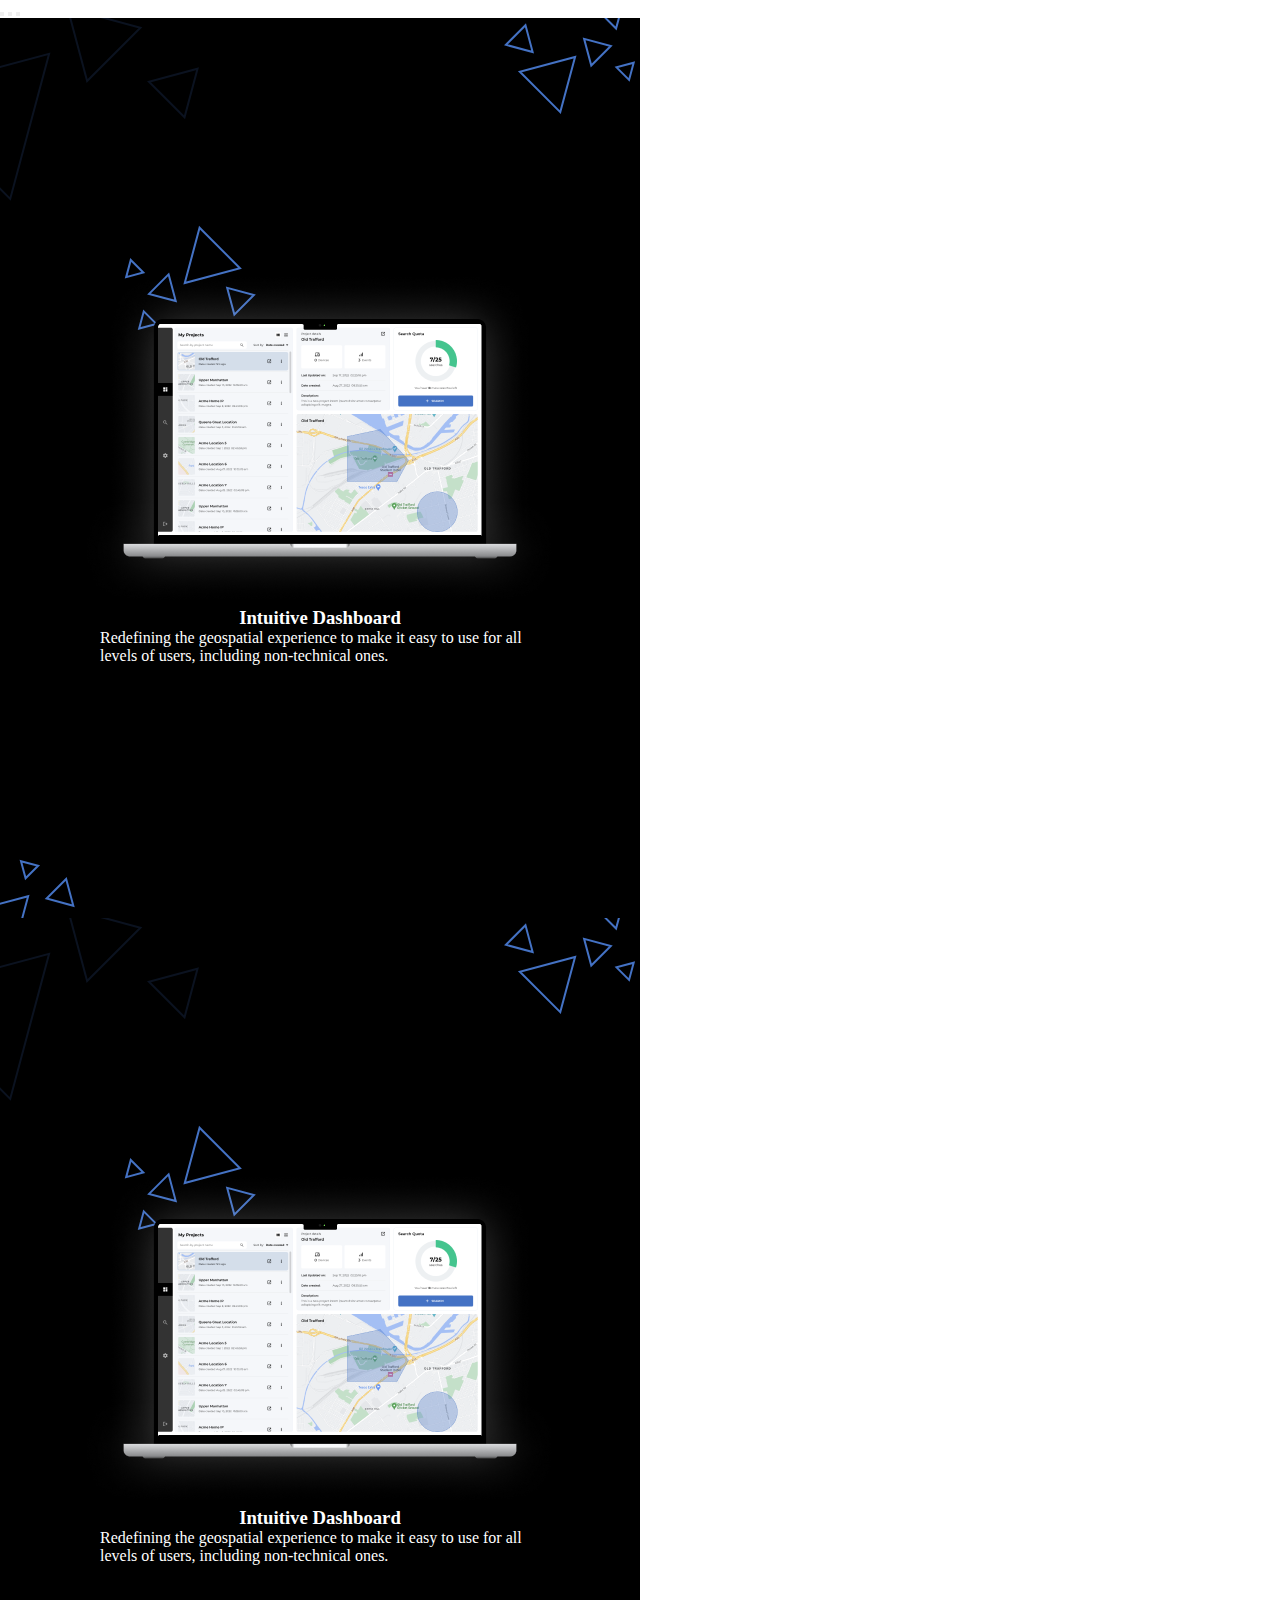
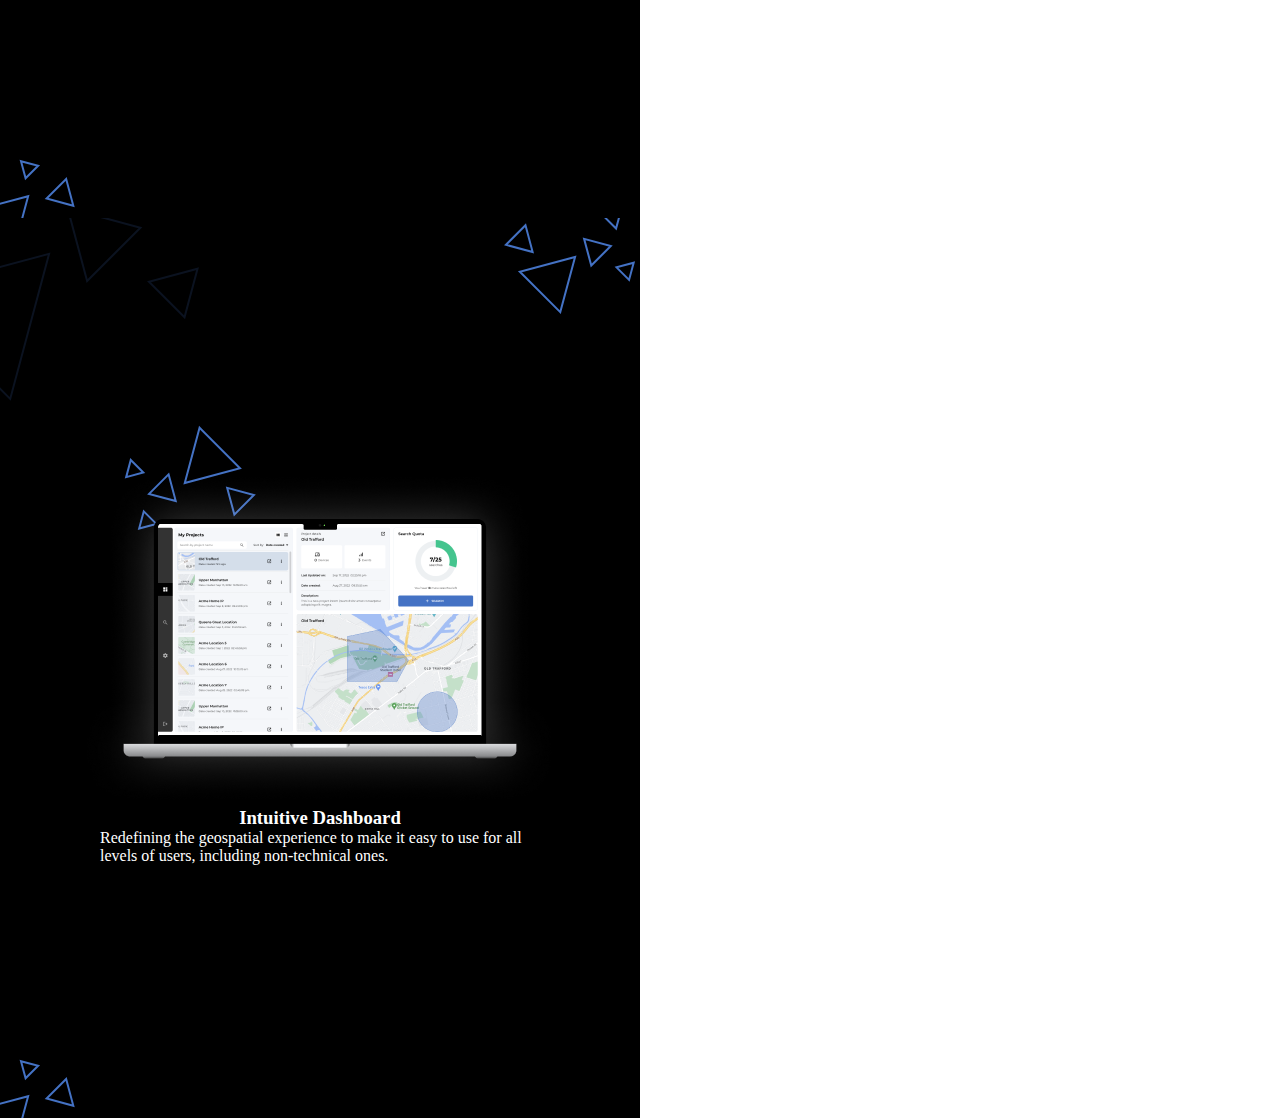
<file: login.html>
<!DOCTYPE html>
<html lang="en">
  <head>
    <meta charset="utf-8" />
    <meta name="viewport" content="width=device-width, initial-scale=1" />
    <title>GEOSPATIAL</title>
    <link rel="shortcut icon" href="./imgs/logo.svg" />
    <!-- 新 Bootstrap5 核心 CSS 文件 -->
    <!-- <script href="https://code.jquery.com/jquery-3.6.1.min.js"></script> -->
    <link
      rel="stylesheet"
      href="https://cdn.staticfile.org/twitter-bootstrap/5.1.1/css/bootstrap.min.css"
    />
    <link rel="stylesheet" href="./css/login.css" />
  </head>

  <body>
    <div id="root">
      <!-- 左边轮播图 -->
      <div class="left">
        <!-- 轮播 -->
        <div
          id="demo"
          class="carousel slide"
          data-bs-ride="carousel"
          data-bs-interval="2500"
        >
          <!-- 指示符 -->
          <div class="carousel-indicators">
            <button
              type="button"
              data-bs-target="#demo"
              data-bs-slide-to="0"
              class="active"
              aria-current="true"
            ></button>
            <button
              type="button"
              data-bs-target="#demo"
              data-bs-slide-to="1"
            ></button>
            <button
              type="button"
              data-bs-target="#demo"
              data-bs-slide-to="2"
            ></button>
          </div>

          <!-- 轮播图片 -->
          <div class="carousel-inner">
            <div class="carousel-item active">
              <div class="login_carousel">
                <img
                  class="floatImge_top"
                  src="./imgs/carousel_topleft.svg"
                  alt=""
                />
                <img
                  class="floatImge_left"
                  src="./imgs/carousel_center.svg"
                  alt=""
                />
                <img
                  class="floatImge_right"
                  src="./imgs/carousel_topright.svg"
                  alt=""
                />
                <img
                  class="floatImge_bottom"
                  src="./imgs/carousel_bottomleft.svg"
                  alt=""
                />
                <img src="./imgs/intuitive_dashboard.png" class="d-block" />
                <div class="text">
                  <h3>Intuitive Dashboard</h3>
                  <p>
                    Redefining the geospatial experience to make it easy to use
                    for all levels of users, including non-technical ones.
                  </p>
                </div>
              </div>
            </div>
            <div class="carousel-item">
              <div class="login_carousel">
                <img
                  class="floatImge_top"
                  src="./imgs/carousel_topleft.svg"
                  alt=""
                />
                <img
                  class="floatImge_left"
                  src="./imgs/carousel_center.svg"
                  alt=""
                />
                <img
                  class="floatImge_right"
                  src="./imgs/carousel_topright.svg"
                  alt=""
                />
                <img
                  class="floatImge_bottom"
                  src="./imgs/carousel_bottomleft.svg"
                  alt=""
                />
                <img src="./imgs/intuitive_dashboard.png" class="d-block" />
                <div class="text">
                  <h3>Intuitive Dashboard</h3>
                  <p>
                    Redefining the geospatial experience to make it easy to use
                    for all levels of users, including non-technical ones.
                  </p>
                </div>
              </div>
            </div>
            <div class="carousel-item">
              <div class="login_carousel">
                <img
                  class="floatImge_top"
                  src="./imgs/carousel_topleft.svg"
                  alt=""
                />
                <img
                  class="floatImge_left"
                  src="./imgs/carousel_center.svg"
                  alt=""
                />
                <img
                  class="floatImge_right"
                  src="./imgs/carousel_topright.svg"
                  alt=""
                />
                <img
                  class="floatImge_bottom"
                  src="./imgs/carousel_bottomleft.svg"
                  alt=""
                />
                <img src="./imgs/intuitive_dashboard.png" class="d-block" />

                <div class="text">
                  <h3>Intuitive Dashboard</h3>
                  <p>
                    Redefining the geospatial experience to make it easy to use
                    for all levels of users, including non-technical ones.
                  </p>
                </div>
              </div>
            </div>
          </div>

          <!-- 左右切换按钮 -->
          <button
            class="carousel-control-prev"
            type="button"
            data-bs-target="#demo"
            data-bs-slide="prev"
          ></button>
          <button
            class="carousel-control-next"
            type="button"
            data-bs-target="#demo"
            data-bs-slide="next"
          ></button>
        </div>
      </div>
      <!-- 右边登录注册 -->
      <div class="right">
        <!-- 头部 -->
        <div class="logo">
          <img src="./imgs/logo.svg" alt="logo" />
          <p>GEOSPATIAL</p>
        </div>
        <!-- 登录 -->
        <div class="login">
          <p class="login_p">Login</p>
          <p class="worong_or_true">Wrong username or password</p>
          <label>Username</label>
          <input type="text" name="username" class="username" />
          <label>Password</label>
          <input type="password" name="password" class="password" />
          <!-- Remember -->
          <!-- <div class="remb"> -->
          <label class="rember">
            <div class="change_">
              <input type="checkbox" name="check" class="check" />
            </div>
            <div class="lit_rem">Remember me</div>
          </label>

          <!-- </div> -->
          <!-- button log in -->

          <button type="submit" class="log_in" disabled>LOG IN</button>
        </div>

        <!-- regiter注册跳转 -->
        <div class="btn_jump">
          <a class="regiter_a" href="/register.html">
            Register
          </a>
          <!-- forgot password? -->
          <span>|</span>
          <a class="forgot" href="/login_forget.html">
            Forgot passoword?
          </a>
        </div>

        <!-- 底部 -->
        <div class="right_footer">
          © Geospatial Corporation. All rights reserved.
        </div>
      </div>
    </div>

    <!-- <script src="./js/bootstrap-3.4.1-dist/bootstrap.js"></script> -->
    <!--  popper.min.js 用于弹窗、提示、下拉菜单 -->
    <script src="https://cdn.staticfile.org/popper.js/2.9.3/umd/popper.min.js"></script>

    <!-- 最新的 Bootstrap5 核心 JavaScript 文件 -->
    <script src="https://cdn.staticfile.org/twitter-bootstrap/5.1.1/js/bootstrap.min.js"></script>
  </body>
  <script type="module" src="./js/login.js"></script>
</html>
</file>
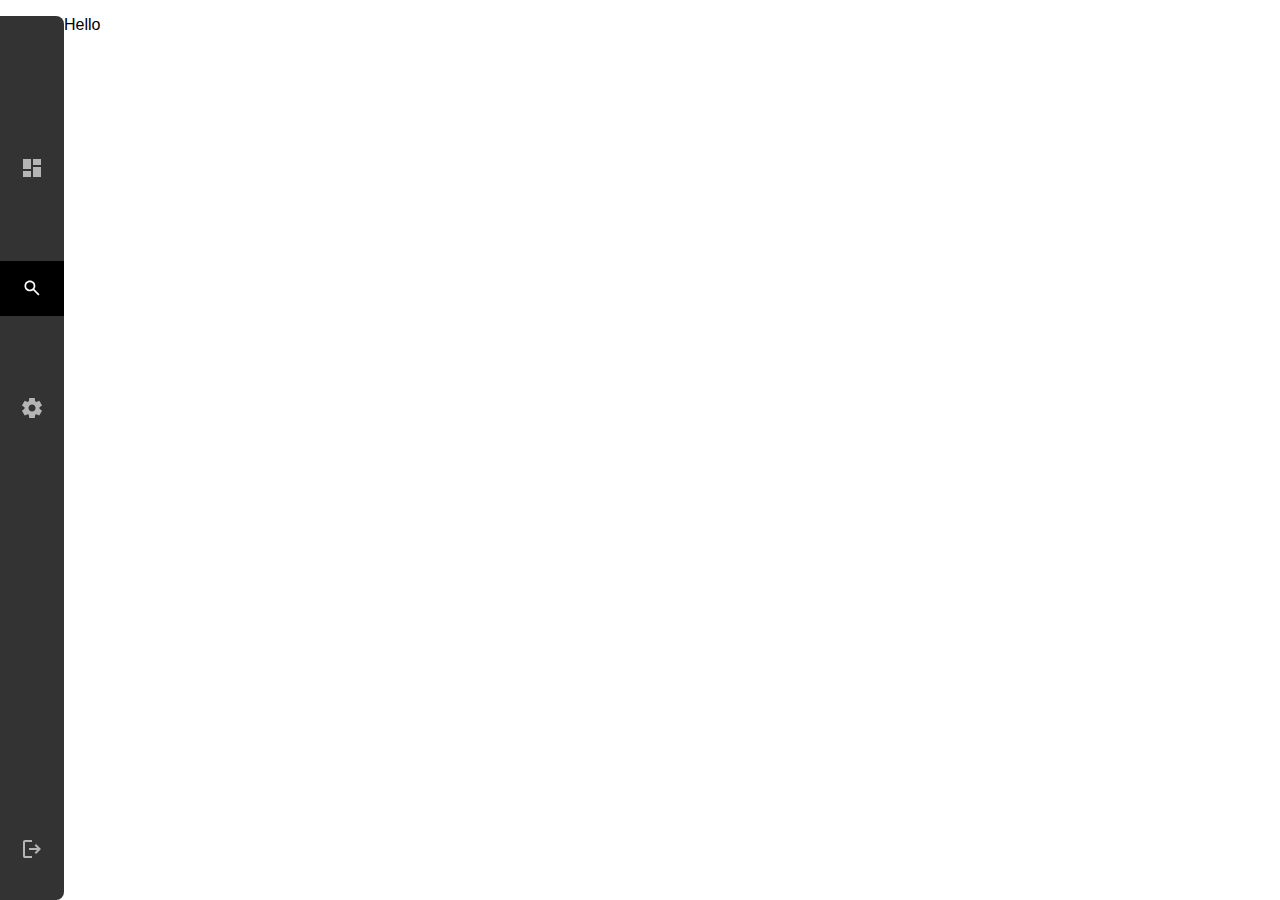
<file: search.html>
<!DOCTYPE html>
<html lang="en">

<head>
    <meta charset="UTF-8">
    <meta http-equiv="X-UA-Compatible" content="IE=edge">
    <meta name="viewport" content="width=device-width, initial-scale=1.0">
    <title>GEOSPATIAL</title>
    <link rel="shortcut icon" href="./imgs/logo.svg">

    <style>
        body {
            font-family: Montserrat, -apple-system, BlinkMacSystemFont, "Segoe UI", "Roboto", "Oxygen", "Ubuntu", "Cantarell", "Fira Sans", "Droid Sans", "Helvetica Neue", sans-serif;
        }

        html,
        body,
        .root {
            width: 100%;
            height: 100%;
            min-height: 100%;
            background: #ffffff;
        }

        * {
            box-sizing: border-box;
        }

        hr {
            margin-top: 8px;
            margin-bottom: 8px;
            background-color: #e2e3e4;
            height: 1px;
            border: none;
        }

        input {
            border: none;
            outline: none;
            font-size: 13px;
            appearance: none;
        }

        img {
            cursor: pointer;
        }

        button {
            border: none;
            background: none;
            cursor: pointer;
            font-weight: bold;
        }

        * {
            padding: 0;
            margin: 0;
            box-sizing: border-box;
        }

        li {
            list-style: none;
        }

        .root {
            display: flex;
            padding-top: 16px;
            padding-right: 16px;
        }


        .menu_bar ul {
            padding-top: 60px;
            display: flex;
            flex-direction: column;
            width: 64px;
            height: 100%;
            min-height: 720px;
            background-color: #333333;
            border-radius: 0 8px 8px 0;
            z-index: 10;
            align-items: center;
        }

        .menu_bar ul li {
            height: 55px;
            width: 100%;
            margin-top: 65px;
        }

        .menu_bar ul li:last-child {
            margin-top: auto;
            margin-bottom: 23px;
        }

        .menu_bar ul button {
            width: 100%;
            height: 56px;
            border: none;
            background: none;
            cursor: pointer;
        }
    </style>

</head>

<body>
    <div class="root">
        <div class="menu_bar">
            <ul>
                <li data-value="dashboard">
                    <button>
                        <svg width="18" height="18" viewBox="0 0 18 18" fill="none" xmlns="http://www.w3.org/2000/svg">
                            <path d="M10 6V0H18V6H10ZM0 10V0H8V10H0ZM10 18V8H18V18H10ZM0 18V12H8V18H0Z"
                            fill="#b5b5b5" />
                        </svg>
                    </button>
                </li>
                <li data-value="search" style="background-color: #000;">
                    <button>
                        <svg width="20" height="20" viewBox="0 0 20 20" fill="none" xmlns="http://www.w3.org/2000/svg">
                            <path
                                d="M16.3333 17.5L11.0833 12.25C10.6667 12.5833 10.1875 12.8472 9.64583 13.0417C9.10417 13.2361 8.52778 13.3333 7.91667 13.3333C6.40278 13.3333 5.12167 12.8092 4.07333 11.7608C3.02444 10.7119 2.5 9.43056 2.5 7.91667C2.5 6.40278 3.02444 5.12139 4.07333 4.0725C5.12167 3.02417 6.40278 2.5 7.91667 2.5C9.43056 2.5 10.7119 3.02417 11.7608 4.0725C12.8092 5.12139 13.3333 6.40278 13.3333 7.91667C13.3333 8.52778 13.2361 9.10417 13.0417 9.64583C12.8472 10.1875 12.5833 10.6667 12.25 11.0833L17.5 16.3333L16.3333 17.5ZM7.91667 11.6667C8.95833 11.6667 9.84389 11.3022 10.5733 10.5733C11.3022 9.84389 11.6667 8.95833 11.6667 7.91667C11.6667 6.875 11.3022 5.98944 10.5733 5.26C9.84389 4.53111 8.95833 4.16667 7.91667 4.16667C6.875 4.16667 5.98944 4.53111 5.26 5.26C4.53111 5.98944 4.16667 6.875 4.16667 7.91667C4.16667 8.95833 4.53111 9.84389 5.26 10.5733C5.98944 11.3022 6.875 11.6667 7.91667 11.6667Z"
                                fill="currentColor" />
                            <path
                                d="M16.3333 17.5L11.0833 12.25C10.6667 12.5833 10.1875 12.8472 9.64583 13.0417C9.10417 13.2361 8.52778 13.3333 7.91667 13.3333C6.40278 13.3333 5.12167 12.8092 4.07333 11.7608C3.02444 10.7119 2.5 9.43056 2.5 7.91667C2.5 6.40278 3.02444 5.12139 4.07333 4.0725C5.12167 3.02417 6.40278 2.5 7.91667 2.5C9.43056 2.5 10.7119 3.02417 11.7608 4.0725C12.8092 5.12139 13.3333 6.40278 13.3333 7.91667C13.3333 8.52778 13.2361 9.10417 13.0417 9.64583C12.8472 10.1875 12.5833 10.6667 12.25 11.0833L17.5 16.3333L16.3333 17.5ZM7.91667 11.6667C8.95833 11.6667 9.84389 11.3022 10.5733 10.5733C11.3022 9.84389 11.6667 8.95833 11.6667 7.91667C11.6667 6.875 11.3022 5.98944 10.5733 5.26C9.84389 4.53111 8.95833 4.16667 7.91667 4.16667C6.875 4.16667 5.98944 4.53111 5.26 5.26C4.53111 5.98944 4.16667 6.875 4.16667 7.91667C4.16667 8.95833 4.53111 9.84389 5.26 10.5733C5.98944 11.3022 6.875 11.6667 7.91667 11.6667Z"
                                fill="#fff" />
                        </svg>
                    </button>
                </li>
                <li data-value="settings">
                    <button>
                        <svg width="22" height="20" viewBox="0 0 22 20" fill="none" xmlns="http://www.w3.org/2000/svg">
                            <path
                                d="M8.25001 20L7.85001 16.8C7.63335 16.7167 7.42935 16.6167 7.23801 16.5C7.04601 16.3833 6.85835 16.2583 6.67501 16.125L3.70001 17.375L0.950012 12.625L3.52501 10.675C3.50835 10.5583 3.50001 10.4457 3.50001 10.337V9.662C3.50001 9.554 3.50835 9.44167 3.52501 9.325L0.950012 7.375L3.70001 2.625L6.67501 3.875C6.85835 3.74167 7.05001 3.61667 7.25001 3.5C7.45001 3.38333 7.65001 3.28333 7.85001 3.2L8.25001 0H13.75L14.15 3.2C14.3667 3.28333 14.571 3.38333 14.763 3.5C14.9543 3.61667 15.1417 3.74167 15.325 3.875L18.3 2.625L21.05 7.375L18.475 9.325C18.4917 9.44167 18.5 9.554 18.5 9.662V10.337C18.5 10.4457 18.4833 10.5583 18.45 10.675L21.025 12.625L18.275 17.375L15.325 16.125C15.1417 16.2583 14.95 16.3833 14.75 16.5C14.55 16.6167 14.35 16.7167 14.15 16.8L13.75 20H8.25001ZM11.05 13.5C12.0167 13.5 12.8417 13.1583 13.525 12.475C14.2083 11.7917 14.55 10.9667 14.55 10C14.55 9.03333 14.2083 8.20833 13.525 7.525C12.8417 6.84167 12.0167 6.5 11.05 6.5C10.0667 6.5 9.23735 6.84167 8.56201 7.525C7.88735 8.20833 7.55001 9.03333 7.55001 10C7.55001 10.9667 7.88735 11.7917 8.56201 12.475C9.23735 13.1583 10.0667 13.5 11.05 13.5Z"
                                fill="#b5b5b5"/>
                        </svg>
                    </button>
                </li>
                <li data-value="logout">
                    <button>
                        <svg width="18" height="18" viewBox="0 0 18 18" fill="none" xmlns="http://www.w3.org/2000/svg">
                            <path
                                d="M2 18C1.45 18 0.979 17.8043 0.587 17.413C0.195667 17.021 0 16.55 0 16V2C0 1.45 0.195667 0.979 0.587 0.587C0.979 0.195667 1.45 0 2 0H9V2H2V16H9V18H2ZM13 14L11.625 12.55L14.175 10H6V8H14.175L11.625 5.45L13 4L18 9L13 14Z"
                                fill="#b5b5b5" />
                        </svg>
                    </button>
                </li>
            </ul>
        </div>
        <div class="content">
            Hello
        </div>
    </div>
    <script src="./js/menuBar.js"></script>
</body>

</html>
</file>
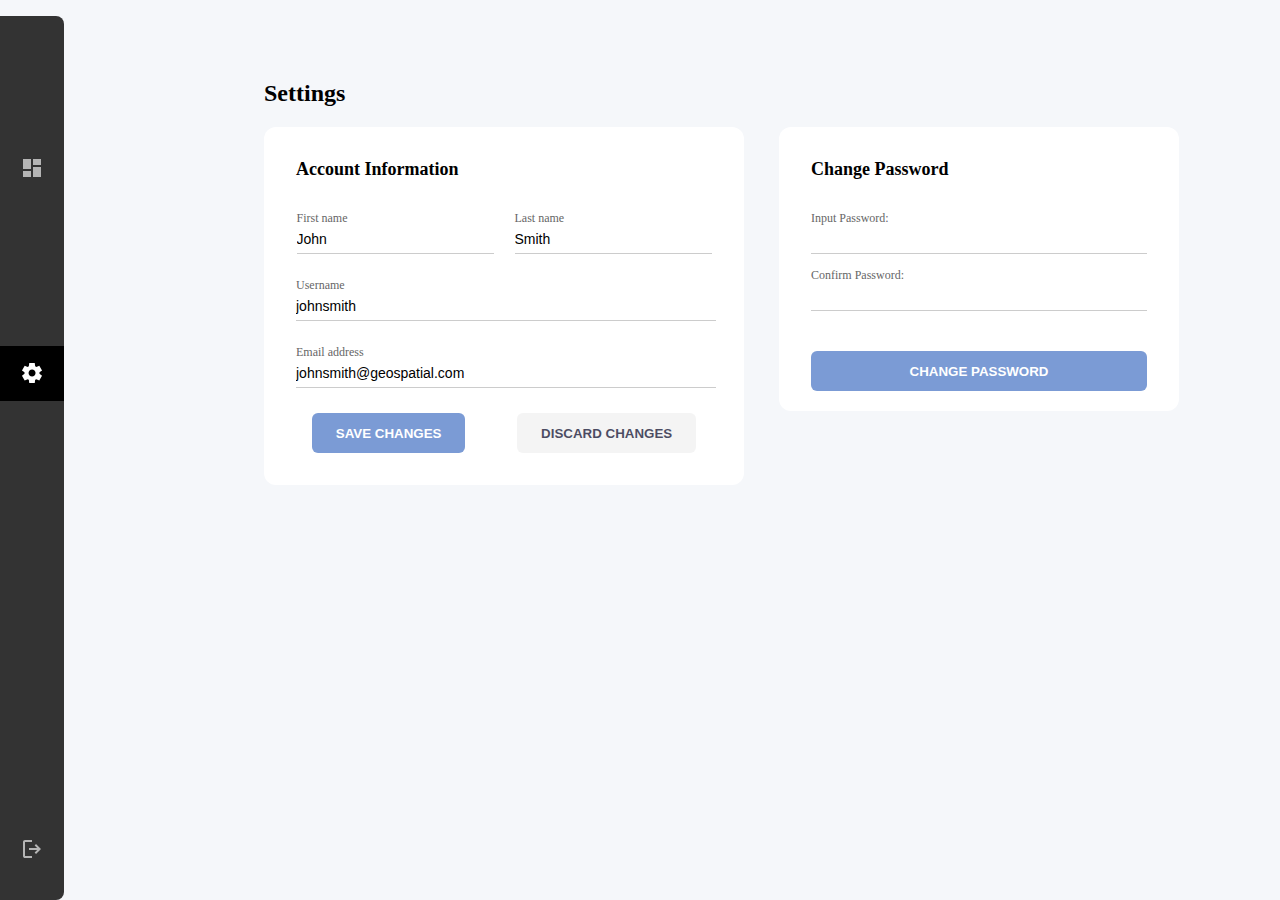
<file: settings.html>
<!DOCTYPE html>
<html lang="en">

<head>
    <meta charset="UTF-8">
    <meta http-equiv="X-UA-Compatible" content="IE=edge">
    <meta name="viewport" content="width=device-width, initial-scale=1.0">
    <title>GEOSPATIAL</title>
    <link rel="shortcut icon" href="./imgs/logo.svg">
    <link rel="stylesheet" href="./css/setting.css">
    <script defer src="./js/menuBar.js"></script>
    <script defer src="./js/settings.js"></script>
</head>

<body>
    <div class="root">
        <div class="menu_bar">
            <ul>
                <li data-value="dashboard">
                    <button>
                        <svg width="18" height="18" viewBox="0 0 18 18" fill="none" xmlns="http://www.w3.org/2000/svg">
                            <path d="M10 6V0H18V6H10ZM0 10V0H8V10H0ZM10 18V8H18V18H10ZM0 18V12H8V18H0Z"
                                fill="#b5b5b5" />
                        </svg>
                    </button>
                </li>
                <li data-value="settings" style="background-color: #000;">
                    <button>
                        <svg width="22" height="20" viewBox="0 0 22 20" fill="none" xmlns="http://www.w3.org/2000/svg">
                            <path
                                d="M8.25001 20L7.85001 16.8C7.63335 16.7167 7.42935 16.6167 7.23801 16.5C7.04601 16.3833 6.85835 16.2583 6.67501 16.125L3.70001 17.375L0.950012 12.625L3.52501 10.675C3.50835 10.5583 3.50001 10.4457 3.50001 10.337V9.662C3.50001 9.554 3.50835 9.44167 3.52501 9.325L0.950012 7.375L3.70001 2.625L6.67501 3.875C6.85835 3.74167 7.05001 3.61667 7.25001 3.5C7.45001 3.38333 7.65001 3.28333 7.85001 3.2L8.25001 0H13.75L14.15 3.2C14.3667 3.28333 14.571 3.38333 14.763 3.5C14.9543 3.61667 15.1417 3.74167 15.325 3.875L18.3 2.625L21.05 7.375L18.475 9.325C18.4917 9.44167 18.5 9.554 18.5 9.662V10.337C18.5 10.4457 18.4833 10.5583 18.45 10.675L21.025 12.625L18.275 17.375L15.325 16.125C15.1417 16.2583 14.95 16.3833 14.75 16.5C14.55 16.6167 14.35 16.7167 14.15 16.8L13.75 20H8.25001ZM11.05 13.5C12.0167 13.5 12.8417 13.1583 13.525 12.475C14.2083 11.7917 14.55 10.9667 14.55 10C14.55 9.03333 14.2083 8.20833 13.525 7.525C12.8417 6.84167 12.0167 6.5 11.05 6.5C10.0667 6.5 9.23735 6.84167 8.56201 7.525C7.88735 8.20833 7.55001 9.03333 7.55001 10C7.55001 10.9667 7.88735 11.7917 8.56201 12.475C9.23735 13.1583 10.0667 13.5 11.05 13.5Z"
                                fill="#fff" />
                        </svg>
                    </button>
                </li>
                <li data-value="login">
                    <button>
                        <svg width="18" height="18" viewBox="0 0 18 18" fill="none" xmlns="http://www.w3.org/2000/svg">
                            <path
                                d="M2 18C1.45 18 0.979 17.8043 0.587 17.413C0.195667 17.021 0 16.55 0 16V2C0 1.45 0.195667 0.979 0.587 0.587C0.979 0.195667 1.45 0 2 0H9V2H2V16H9V18H2ZM13 14L11.625 12.55L14.175 10H6V8H14.175L11.625 5.45L13 4L18 9L13 14Z"
                                fill="#b5b5b5" />
                        </svg>
                    </button>
                </li>
            </ul>
        </div>
        <div class="main_content">
            <h2>Settings</h2>
            <div class="settings_content">
                <div class="account_info sameStyle">
                    <form action="" method="post" onsubmit="return false">
                        <div class="title">Account Information</div>
                        <div class="line">
                            <div class="first_name">
                                <div class="desc">First name</div>
                                <input type="text" name="firstName" required>
                            </div>
                            <div class="first_name">
                                <div class="desc">Last name</div>
                                <input type="text" name="lastName" required>
                            </div>
                        </div>
                        <div class="line">
                            <div class="user_name">
                                <div class="desc">Username</div>
                                <input type="text" name="userName" required>
                            </div>
                        </div>
                        <div class="line">
                            <div class="email_address">
                                <div class="desc">Email address</div>
                                <input type="email" name="emailAddress" required>
                            </div>
                        </div>

                        <div class="settings_footer">
                            <button type="submit" id="saveChange" disabled>SAVE CHANGES</button>
                            <button type="reset" id="discardBtn" disabled>DISCARD CHANGES</button>
                        </div>
                    </form>
                </div>
                <div class="change_box sameStyle">
                    <div class="title">Change Password</div>
                    <div class="line">
                        <div class="desc">Input Password:</div><input type="password" name="password" id="beforePsd">
                    </div>
                    <div class="line">
                        <div class="desc">Confirm Password:</div><input type="password" id="afterPsd">
                    </div>
                    <p></p>
                    <button type="button" id="changePsd" disabled>CHANGE Password</button>
                </div>
            </div>
        </div>
    </div>
</body>

</html>
</file>
<file: css/login.css>
* {
    padding: 0;
    margin: 0;
    box-sizing: border-box;

}
.carousel-item {
    height: 100%;
}

#root,
html,
body {
    width: 100%;
    height: 100%;
}

.left,
.carousel {
    height: 100%;
    min-height: 100%;
}

.carousel-inner {
    height: 100% !important;
}

.login_carousel {
    position: relative !important;
    height: 100%;
    background-color: #000000;
    position: relative;
    display: flex;
    flex-direction: column;
    justify-content: center;
    align-items: center;
    color: white;
}

img.d-block {
    z-index: 1;
}

.floatImge_top {
    position: absolute;
    left: 0;
    top: 0;
}

.floatImge_left {
    position: absolute;
    left: 120px;
    z-index: 0;
    top: 200px;
}

.floatImge_right {
    position: absolute;
    right: 0;
    top: 0;
}

.floatImge_bottom {
    position: absolute;
    left: 0;
    bottom: 0;
}

.login_carousel .text {
    display: flex;
    flex-direction: column;
    justify-content: center;
    align-items: center;
}

.login_carousel p {
    width: 440px;
    color: white;
}

.carousel {
    width: 640px !important;
    /* height: 100% !important; */
}
</file>
<file: css/setting.css>
* {
  padding: 0;
  margin: 0;
  box-sizing: border-box;
}
li {
  width: 100%;
  height: 55px;
  list-style: none;
}
input {
  padding: 6px 0;
  outline: none;
  font-size: 14px;
  font-weight: 500;
  border: none;
  border-bottom: 1px solid #cccccc;
}
button {
  border: none;
  cursor: pointer;
}
html,
body,
.root {
  width: 100%;
  height: 100%;
  min-height: 100%;
  background: #f5f7fa;
}
.root {
  display: flex;
  padding-top: 16px;
  padding-right: 16px;
}
.menu_bar ul {
  padding-top: 60px;
  display: flex;
  flex-direction: column;
  width: 64px;
  height: 100%;
  min-height: 720px;
  background-color: #333333;
  border-radius: 0 8px 8px 0;
  z-index: 10;
  align-items: center;
}
.menu_bar ul li {
  height: 55px;
  width: 100%;
  margin-top: 65px;
}
.menu_bar ul li:nth-child(2) {
  margin-top: 150px;
}
.menu_bar ul li:last-child {
  margin-top: auto;
  margin-bottom: 23px;
}
.menu_bar ul button {
  width: 100%;
  height: 56px;
  border: none;
  background: none;
  cursor: pointer;
}
.main_content {
  flex: 1;
  min-height: 100%;
  display: flex;
  flex-direction: column;
  padding-top: 64px;
  align-items: flex-start;
  margin-left: 200px;
}
.main_content h2 {
  margin-bottom: 20px;
}
.main_content .title {
  display: flex;
  justify-content: flex-start;
  font-size: 18px;
  font-weight: bold;
  margin-bottom: 32px;
}
.main_content .settings_content {
  display: flex;
  flex-direction: row;
  justify-content: flex-start;
}
.main_content .settings_content .sameStyle {
  padding: 32px;
  border-radius: 12px;
  background-color: #fff;
}
.main_content .account_info {
  width: 480px;
}
.main_content .change_box {
  height: 284px;
  width: 400px;
  margin-left: 35px;
}
.main_content .change_box p {
  height: 15px;
  font-size: 13px;
}
.main_content .change_box .desc {
  font-size: 12px;
  line-height: 13px;
  font-weight: 500;
  color: #666666;
}
.main_content .change_box input {
  width: 100%;
  margin-bottom: 15px;
}
.main_content .change_box button {
  margin-top: 10px;
  width: 336px;
  padding: 0 24px;
  opacity: 0.7;
}
.main_content button {
  opacity: 0.7;
  height: 40px;
  padding: 0 24px;
  color: #fff;
  background-color: #4472c4;
  border-radius: 6px;
  text-transform: uppercase;
  font-weight: bold;
}
.main_content form > div {
  display: flex;
  justify-content: space-around;
  gap: 20px;
}
.main_content form > div .desc {
  font-size: 12px;
  line-height: 13px;
  font-weight: 500;
  color: #666666;
}
.main_content form > div input {
  width: 420px;
  margin-bottom: 25px;
}
.main_content form > div input[name="firstName"],
.main_content form > div input[name="lastName"] {
  width: 197px;
}
.main_content form > div button[type="reset"] {
  color: #00001f;
  background-color: #f0f0f0;
}
section {
  position: absolute;
  top: 50%;
  left: 50%;
  transform: translate(-50%, -50%);
  width: 500px;
  height: 230px;
  padding: 20px;
  background: #fff;
  border-radius: 12px;
  display: none;
  z-index: 99;
}
section .title {
  display: flex;
  justify-content: space-between;
}
section .title span {
  cursor: pointer;
}
section input {
  margin-top: 20px;
  width: 300px;
}
section .btn {
  display: flex;
  justify-content: space-around;
}
section button {
  margin-top: 20px;
  width: 120px;
  height: 30px;
  font-weight: bold;
  color: white;
  background: #4472c4;
}
section #desc {
  width: 100%;
  margin-top: 4px;
  height: 20px;
}
</file>
